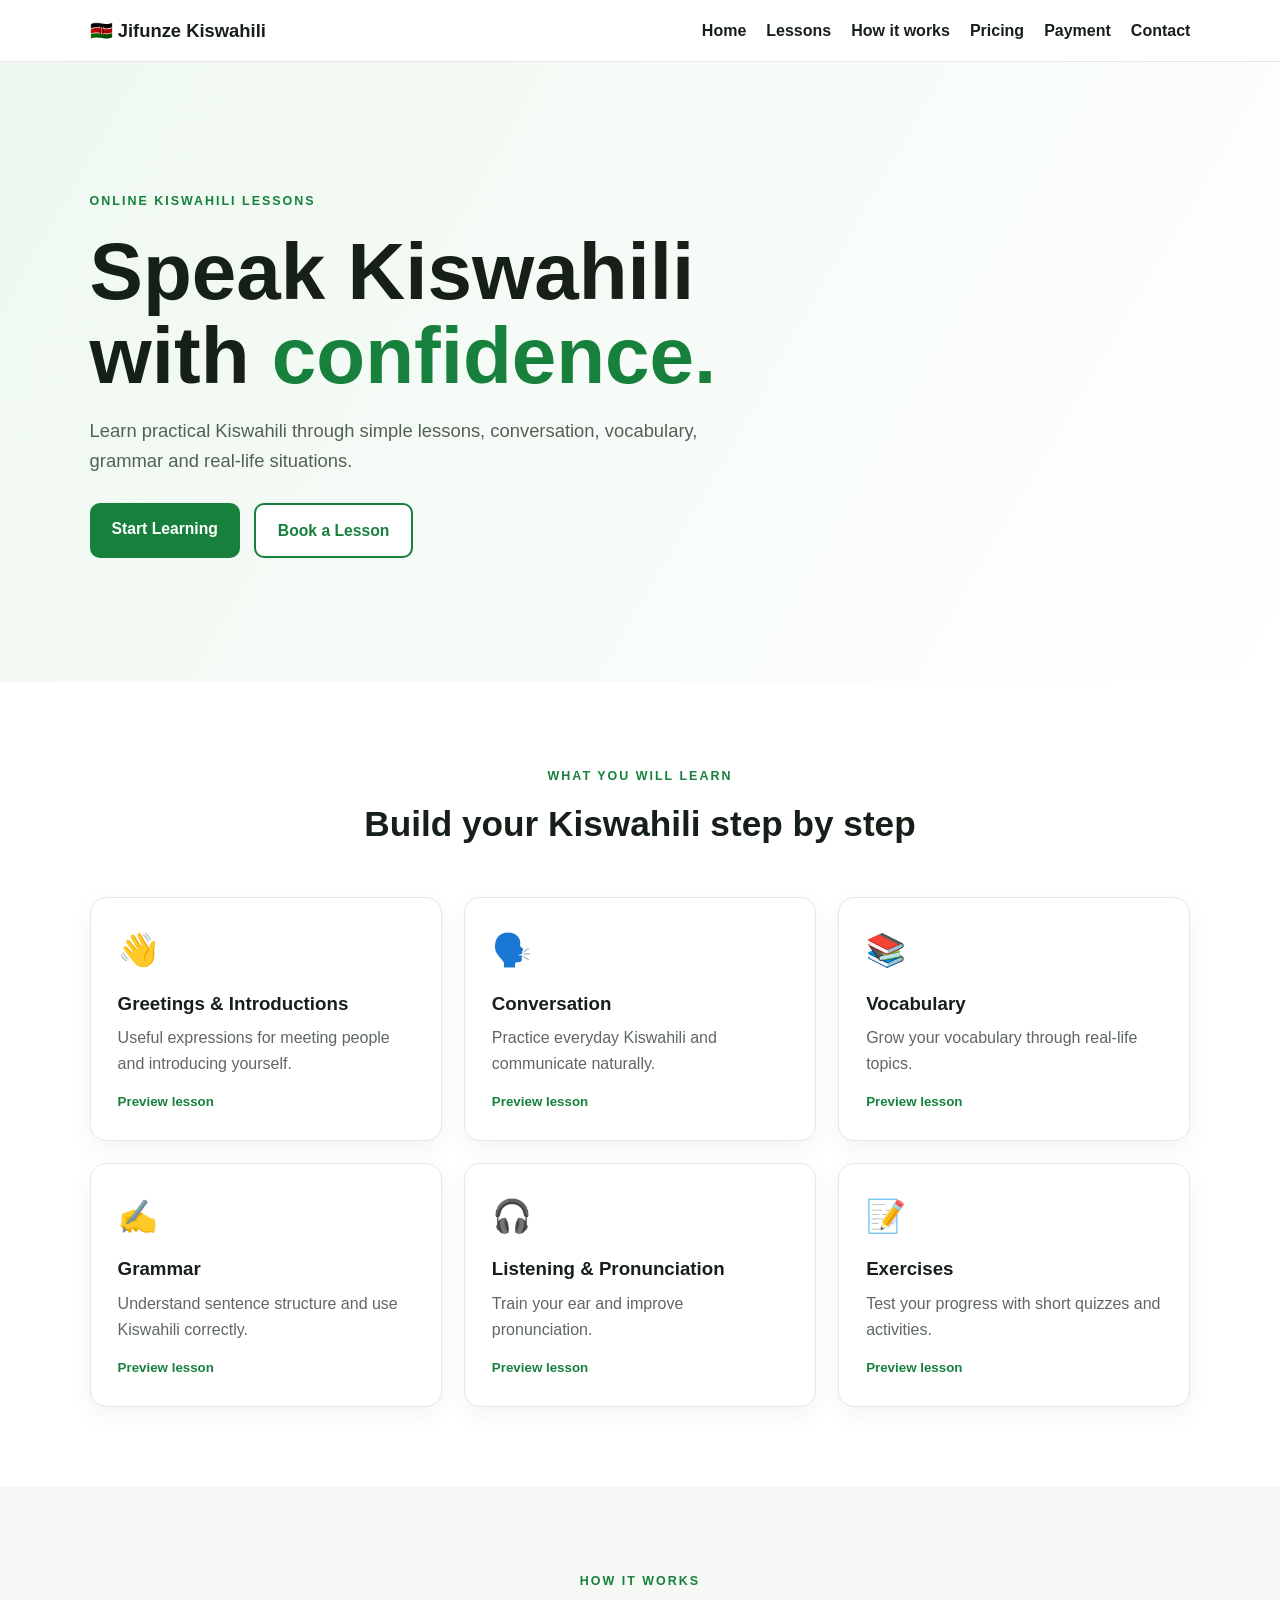
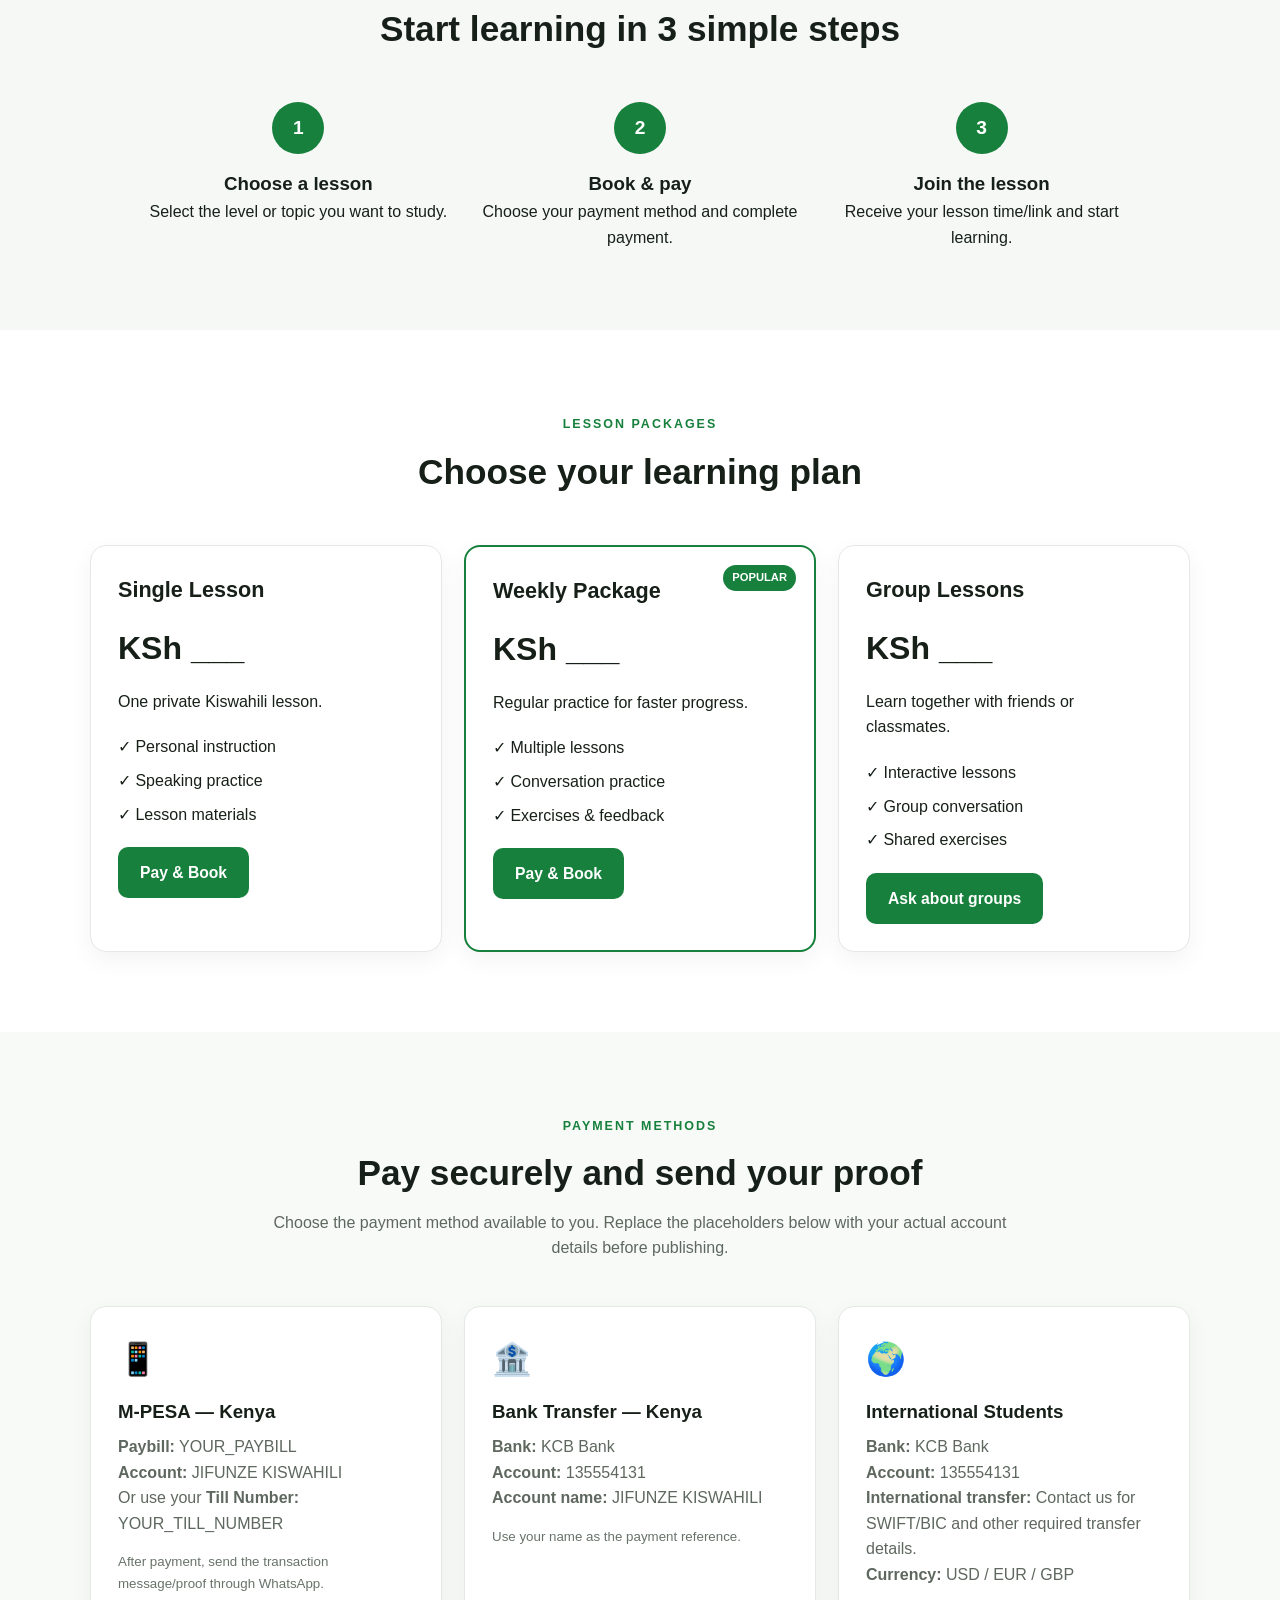
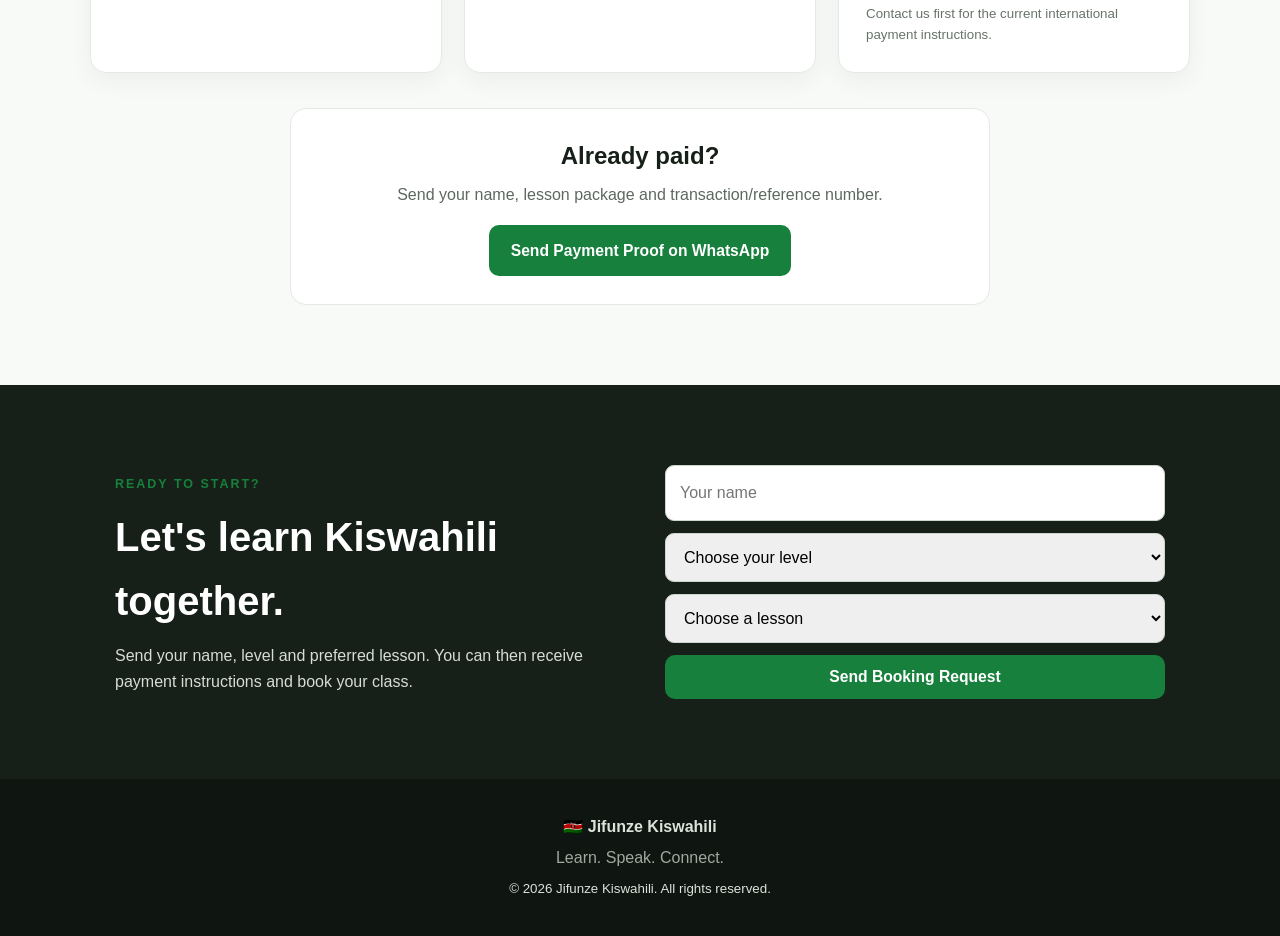
<file: index.html>
<!DOCTYPE html>
<html lang="en">
<head>
<meta charset="UTF-8">
<meta name="viewport" content="width=device-width, initial-scale=1.0">
<title>Jifunze Kiswahili | Learn Kiswahili Online</title>
<link rel="stylesheet" href="style.css">
</head>
<body>
<header class="navbar">
  <a class="logo" href="#home">🇰🇪 Jifunze Kiswahili</a>
  <button class="menu-btn" onclick="toggleMenu()">☰</button>
  <nav id="navLinks">
    <a href="#home">Home</a><a href="#lessons">Lessons</a><a href="#how">How it works</a>
    <a href="#pricing">Pricing</a><a href="#payment">Payment</a><a href="#contact">Contact</a>
  </nav>
</header>

<main>
<section id="home" class="hero">
  <div class="hero-content">
    <span class="badge">ONLINE KISWAHILI LESSONS</span>
    <h1>Speak Kiswahili with <span>confidence.</span></h1>
    <p>Learn practical Kiswahili through simple lessons, conversation, vocabulary, grammar and real-life situations.</p>
    <div class="buttons"><a class="btn primary" href="#lessons">Start Learning</a><a class="btn secondary" href="#contact">Book a Lesson</a></div>
  </div>
</section>

<section id="lessons" class="section">
<div class="section-title"><span>WHAT YOU WILL LEARN</span><h2>Build your Kiswahili step by step</h2></div>
<div class="cards">
<article class="card"><div class="icon">👋</div><h3>Greetings & Introductions</h3><p>Useful expressions for meeting people and introducing yourself.</p><button onclick="showLesson('Greetings & Introductions','Jambo! Habari yako? Mimi naitwa... Learn greetings, names, countries and simple introductions.')">Preview lesson</button></article>
<article class="card"><div class="icon">🗣️</div><h3>Conversation</h3><p>Practice everyday Kiswahili and communicate naturally.</p><button onclick="showLesson('Everyday Conversation','Practice questions, answers, shopping, directions, family and daily activities.')">Preview lesson</button></article>
<article class="card"><div class="icon">📚</div><h3>Vocabulary</h3><p>Grow your vocabulary through real-life topics.</p><button onclick="showLesson('Vocabulary','Learn words for people, food, school, travel, work, time, places and everyday life.')">Preview lesson</button></article>
<article class="card"><div class="icon">✍️</div><h3>Grammar</h3><p>Understand sentence structure and use Kiswahili correctly.</p><button onclick="showLesson('Kiswahili Grammar','Learn noun classes, verbs, pronouns, tenses and sentence construction.')">Preview lesson</button></article>
<article class="card"><div class="icon">🎧</div><h3>Listening & Pronunciation</h3><p>Train your ear and improve pronunciation.</p><button onclick="showLesson('Listening & Pronunciation','Listen, repeat and practice common Kiswahili sounds and expressions.')">Preview lesson</button></article>
<article class="card"><div class="icon">📝</div><h3>Exercises</h3><p>Test your progress with short quizzes and activities.</p><button onclick="showLesson('Practice Exercises','Complete vocabulary, grammar, translation and conversation exercises after each lesson.')">Preview lesson</button></article>
</div>
</section>

<section id="how" class="section alt">
<div class="section-title"><span>HOW IT WORKS</span><h2>Start learning in 3 simple steps</h2></div>
<div class="steps">
<div class="step"><b>1</b><h3>Choose a lesson</h3><p>Select the level or topic you want to study.</p></div>
<div class="step"><b>2</b><h3>Book & pay</h3><p>Choose your payment method and complete payment.</p></div>
<div class="step"><b>3</b><h3>Join the lesson</h3><p>Receive your lesson time/link and start learning.</p></div>
</div>
</section>

<section id="pricing" class="section">
<div class="section-title"><span>LESSON PACKAGES</span><h2>Choose your learning plan</h2></div>
<div class="pricing">
<div class="price-card"><h3>Single Lesson</h3><div class="price">KSh ___</div><p>One private Kiswahili lesson.</p><ul><li>✓ Personal instruction</li><li>✓ Speaking practice</li><li>✓ Lesson materials</li></ul><a class="btn primary" href="#payment">Pay & Book</a></div>
<div class="price-card featured"><div class="popular">POPULAR</div><h3>Weekly Package</h3><div class="price">KSh ___</div><p>Regular practice for faster progress.</p><ul><li>✓ Multiple lessons</li><li>✓ Conversation practice</li><li>✓ Exercises & feedback</li></ul><a class="btn primary" href="#payment">Pay & Book</a></div>
<div class="price-card"><h3>Group Lessons</h3><div class="price">KSh ___</div><p>Learn together with friends or classmates.</p><ul><li>✓ Interactive lessons</li><li>✓ Group conversation</li><li>✓ Shared exercises</li></ul><a class="btn primary" href="#payment">Ask about groups</a></div>
</div>
</section>

<section id="payment" class="section payment">
<div class="section-title"><span>PAYMENT METHODS</span><h2>Pay securely and send your proof</h2><p>Choose the payment method available to you. Replace the placeholders below with your actual account details before publishing.</p></div>
<div class="payment-grid">
<div class="pay-card"><div class="pay-icon">📱</div><h3>M-PESA — Kenya</h3><p><strong>Paybill:</strong> YOUR_PAYBILL</p><p><strong>Account:</strong> JIFUNZE KISWAHILI</p><p>Or use your <strong>Till Number:</strong> YOUR_TILL_NUMBER</p><small>After payment, send the transaction message/proof through WhatsApp.</small></div>
<div class="pay-card"><div class="pay-icon">🏦</div><h3>Bank Transfer — Kenya</h3><p><strong>Bank:</strong> KCB Bank</p><p><strong>Account:</strong> 135554131</p><p><strong>Account name:</strong> JIFUNZE KISWAHILI</p><small>Use your name as the payment reference.</small></div>
<div class="pay-card"><div class="pay-icon">🌍</div><h3>International Students</h3><p><strong>Bank:</strong> KCB Bank</p><p><strong>Account:</strong> 135554131</p><p><strong>International transfer:</strong> Contact us for SWIFT/BIC and other required transfer details.</p><p><strong>Currency:</strong> USD / EUR / GBP</p><small>Contact us first for the current international payment instructions.</small></div>
</div>
<div class="payment-action">
<h3>Already paid?</h3><p>Send your name, lesson package and transaction/reference number.</p>
<a class="btn primary" href="https://wa.me/254XXXXXXXXX?text=Hello%20Jifunze%20Kiswahili%2C%20I%20have%20made%20a%20payment.%20My%20name%20is%20">Send Payment Proof on WhatsApp</a>
</div>
</section>

<section id="contact" class="section contact">
<div class="contact-box">
<div><span>READY TO START?</span><h2>Let's learn Kiswahili together.</h2><p>Send your name, level and preferred lesson. You can then receive payment instructions and book your class.</p></div>
<form onsubmit="sendMessage(event)">
<input id="name" type="text" placeholder="Your name" required>
<select id="level" required><option value="">Choose your level</option><option>Beginner</option><option>Intermediate</option><option>Advanced</option></select>
<select id="lesson" required><option value="">Choose a lesson</option><option>Private lesson</option><option>Conversation</option><option>Grammar</option><option>Group lesson</option></select>
<button class="btn primary" type="submit">Send Booking Request</button>
</form>
</div>
</section>
</main>

<footer><strong>🇰🇪 Jifunze Kiswahili</strong><p>Learn. Speak. Connect.</p><small>© 2026 Jifunze Kiswahili. All rights reserved.</small></footer>

<div id="modal" class="modal" onclick="closeLesson(event)"><div class="modal-box"><button class="close" onclick="hideLesson()">×</button><h2 id="modalTitle"></h2><p id="modalText"></p><a class="btn primary" href="#contact" onclick="hideLesson()">Book this lesson</a></div></div>

<script>
function toggleMenu(){document.getElementById('navLinks').classList.toggle('open')}
function showLesson(t,x){document.getElementById('modalTitle').textContent=t;document.getElementById('modalText').textContent=x;document.getElementById('modal').classList.add('show')}
function hideLesson(){document.getElementById('modal').classList.remove('show')}
function closeLesson(e){if(e.target.id==='modal')hideLesson()}
function sendMessage(e){
 e.preventDefault();
 const n=document.getElementById('name').value,l=document.getElementById('level').value,s=document.getElementById('lesson').value;
 const msg=`Hello, I would like to book a Kiswahili lesson.%0AName: ${encodeURIComponent(n)}%0ALevel: ${encodeURIComponent(l)}%0ALesson: ${encodeURIComponent(s)}`;
 window.open(`https://wa.me/254XXXXXXXXX?text=${msg}`,'_blank');
}
</script>
</body>
</html>
</file>
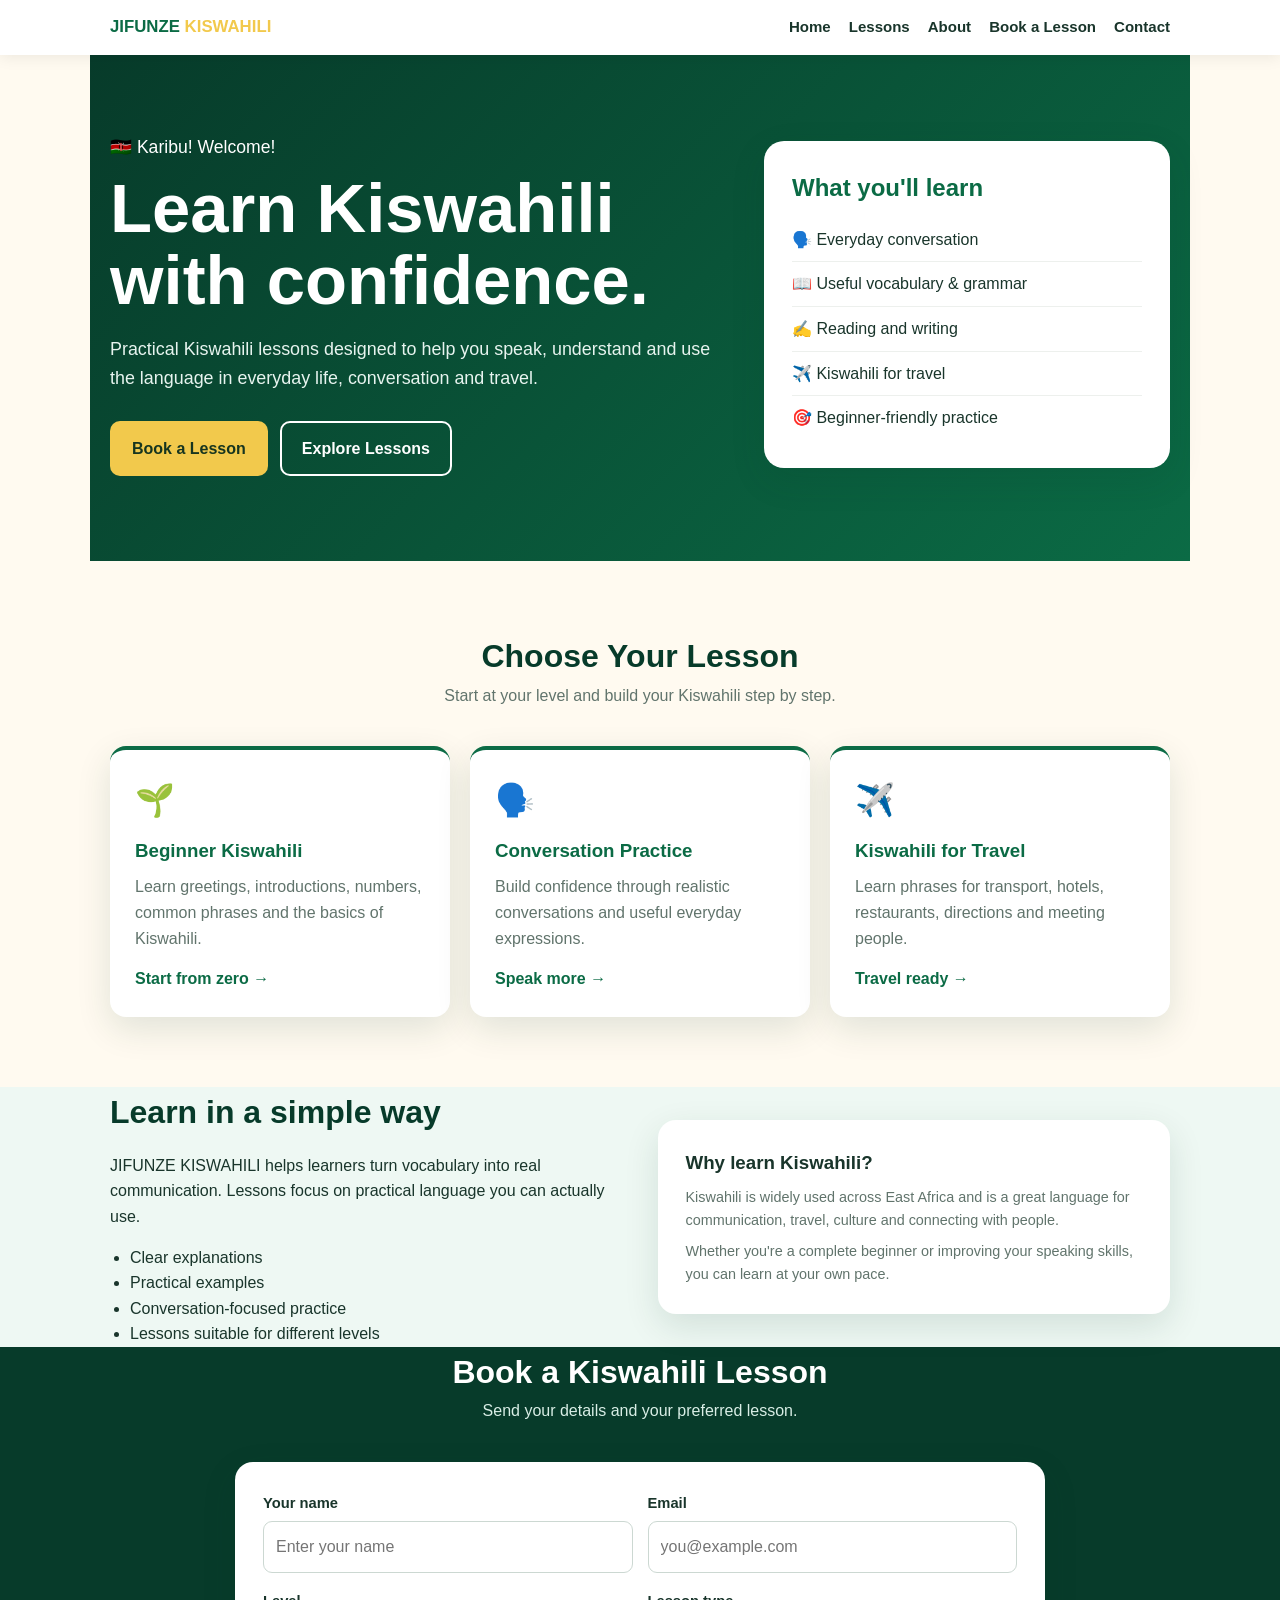
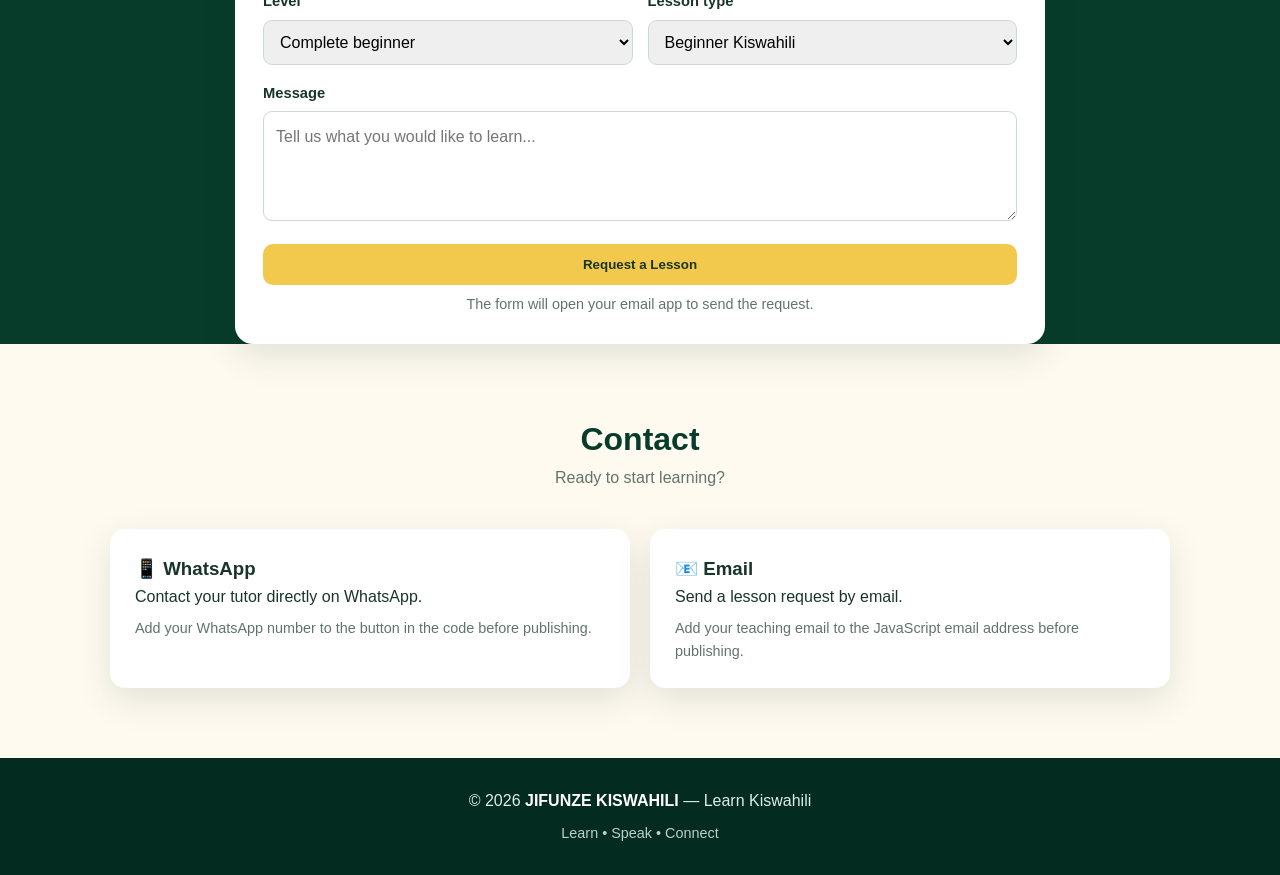
<file: index-3.html>
<!DOCTYPE html>
<html lang="en">
<head>
  <meta charset="UTF-8">
  <meta name="viewport" content="width=device-width, initial-scale=1.0">
  <meta name="description" content="Learn Kiswahili online with practical lessons, conversation practice and travel vocabulary.">
  <title>JIFUNZE KISWAHILI | Learn Kiswahili</title>
  <style>
    :root{
      --green:#0b6b45;
      --dark:#073b2a;
      --gold:#f2c94c;
      --cream:#fffaf0;
      --white:#fff;
      --text:#19352b;
      --muted:#61746c;
      --shadow:0 12px 35px rgba(7,59,42,.12);
    }
    *{box-sizing:border-box;margin:0;padding:0}
    html{scroll-behavior:smooth}
    body{
      font-family:Arial,Helvetica,sans-serif;
      color:var(--text);
      background:var(--cream);
      line-height:1.6;
    }
    a{text-decoration:none;color:inherit}
    header{
      position:sticky;top:0;z-index:10;
      background:rgba(255,255,255,.96);
      box-shadow:0 2px 15px rgba(0,0,0,.08);
    }
    nav{
      max-width:1100px;margin:auto;padding:14px 20px;
      display:flex;align-items:center;justify-content:space-between;gap:20px;
    }
    .logo{font-weight:800;color:var(--green);font-size:1.05rem}
    .logo span{color:var(--gold)}
    .navlinks{display:flex;gap:18px;align-items:center}
    .navlinks a{font-weight:600;font-size:.94rem}
    .navlinks a:hover{color:var(--green)}
    .menu{display:none;font-size:1.5rem;background:none;border:0}
    .hero{
      background:linear-gradient(135deg,var(--dark),var(--green));
      color:white;padding:78px 20px 85px;
    }
    .hero-inner{max-width:1100px;margin:auto;display:grid;grid-template-columns:1.2fr .8fr;gap:45px;align-items:center}
    .flag{font-size:1.1rem;margin-bottom:12px}
    h1{font-size:clamp(2.2rem,6vw,4.3rem);line-height:1.05;margin-bottom:18px}
    .hero p{font-size:1.12rem;max-width:650px;color:#e7f4ef}
    .buttons{display:flex;flex-wrap:wrap;gap:12px;margin-top:28px}
    .btn{
      display:inline-block;padding:13px 20px;border-radius:10px;
      font-weight:800;border:2px solid transparent;
    }
    .btn-primary{background:var(--gold);color:#17351f}
    .btn-secondary{border-color:white;color:white}
    .hero-card{
      background:white;color:var(--text);border-radius:20px;padding:28px;
      box-shadow:var(--shadow)
    }
    .hero-card h2{color:var(--green);margin-bottom:10px}
    .hero-card li{list-style:none;padding:9px 0;border-bottom:1px solid #edf0ed}
    .hero-card li:last-child{border:0}
    section{max-width:1100px;margin:auto;padding:70px 20px}
    .section-title{text-align:center;margin-bottom:38px}
    .section-title h2{font-size:2rem;color:var(--dark)}
    .section-title p{color:var(--muted)}
    .grid{display:grid;grid-template-columns:repeat(3,1fr);gap:20px}
    .card{
      background:white;padding:25px;border-radius:16px;box-shadow:var(--shadow);
      border-top:4px solid var(--green)
    }
    .icon{font-size:2rem;margin-bottom:10px}
    .card h3{margin-bottom:8px;color:var(--green)}
    .card p{color:var(--muted)}
    .lesson{margin-top:15px;font-weight:800;color:var(--green)}
    .about{background:#eef8f3;max-width:none}
    .about-inner{max-width:1100px;margin:auto;display:grid;grid-template-columns:1fr 1fr;gap:35px;align-items:center;padding:0 20px}
    .about-box{background:white;border-radius:18px;padding:28px;box-shadow:var(--shadow)}
    .about ul{margin-top:15px;padding-left:20px}
    .booking{background:var(--dark);max-width:none;color:white}
    .booking-inner{max-width:850px;margin:auto;padding:0 20px}
    form{background:white;color:var(--text);padding:28px;border-radius:18px;box-shadow:var(--shadow)}
    .form-grid{display:grid;grid-template-columns:1fr 1fr;gap:15px}
    label{font-weight:700;font-size:.92rem}
    input,select,textarea{
      width:100%;padding:12px;margin-top:6px;border:1px solid #ccd8d2;
      border-radius:9px;font:inherit
    }
    textarea{min-height:110px;resize:vertical}
    .full{grid-column:1/-1}
    .submit{border:0;cursor:pointer;width:100%;margin-top:15px}
    .contact-grid{display:grid;grid-template-columns:repeat(2,1fr);gap:20px}
    .contact-item{background:white;padding:25px;border-radius:15px;box-shadow:var(--shadow)}
    footer{background:#042b1f;color:#dceee7;text-align:center;padding:30px 20px}
    footer strong{color:white}
    .small{font-size:.9rem;color:var(--muted);margin-top:8px}
    @media(max-width:800px){
      .hero-inner,.about-inner{grid-template-columns:1fr}
      .grid{grid-template-columns:1fr}
      .navlinks{display:none;position:absolute;top:62px;left:0;right:0;background:white;padding:18px 20px;flex-direction:column;align-items:flex-start}
      .navlinks.open{display:flex}
      .menu{display:block}
      .form-grid,.contact-grid{grid-template-columns:1fr}
      .full{grid-column:auto}
      section{padding:55px 20px}
    }
  </style>
</head>
<body>

<header>
  <nav>
    <a class="logo" href="#home">JIFUNZE <span>KISWAHILI</span></a>
    <button class="menu" aria-label="Open menu" onclick="toggleMenu()">☰</button>
    <div class="navlinks" id="navlinks">
      <a href="#home">Home</a>
      <a href="#lessons">Lessons</a>
      <a href="#about">About</a>
      <a href="#book">Book a Lesson</a>
      <a href="#contact">Contact</a>
    </div>
  </nav>
</header>

<main>
  <section class="hero" id="home">
    <div class="hero-inner">
      <div>
        <div class="flag">🇰🇪 Karibu! Welcome!</div>
        <h1>Learn Kiswahili with confidence.</h1>
        <p>Practical Kiswahili lessons designed to help you speak, understand and use the language in everyday life, conversation and travel.</p>
        <div class="buttons">
          <a class="btn btn-primary" href="#book">Book a Lesson</a>
          <a class="btn btn-secondary" href="#lessons">Explore Lessons</a>
        </div>
      </div>
      <div class="hero-card">
        <h2>What you'll learn</h2>
        <ul>
          <li>🗣️ Everyday conversation</li>
          <li>📖 Useful vocabulary & grammar</li>
          <li>✍️ Reading and writing</li>
          <li>✈️ Kiswahili for travel</li>
          <li>🎯 Beginner-friendly practice</li>
        </ul>
      </div>
    </div>
  </section>

  <section id="lessons">
    <div class="section-title">
      <h2>Choose Your Lesson</h2>
      <p>Start at your level and build your Kiswahili step by step.</p>
    </div>
    <div class="grid">
      <article class="card">
        <div class="icon">🌱</div>
        <h3>Beginner Kiswahili</h3>
        <p>Learn greetings, introductions, numbers, common phrases and the basics of Kiswahili.</p>
        <div class="lesson">Start from zero →</div>
      </article>
      <article class="card">
        <div class="icon">🗣️</div>
        <h3>Conversation Practice</h3>
        <p>Build confidence through realistic conversations and useful everyday expressions.</p>
        <div class="lesson">Speak more →</div>
      </article>
      <article class="card">
        <div class="icon">✈️</div>
        <h3>Kiswahili for Travel</h3>
        <p>Learn phrases for transport, hotels, restaurants, directions and meeting people.</p>
        <div class="lesson">Travel ready →</div>
      </article>
    </div>
  </section>

  <div class="about" id="about">
    <section class="about-inner">
      <div>
        <div class="section-title" style="text-align:left;margin-bottom:15px">
          <h2>Learn in a simple way</h2>
        </div>
        <p>JIFUNZE KISWAHILI helps learners turn vocabulary into real communication. Lessons focus on practical language you can actually use.</p>
        <ul>
          <li>Clear explanations</li>
          <li>Practical examples</li>
          <li>Conversation-focused practice</li>
          <li>Lessons suitable for different levels</li>
        </ul>
      </div>
      <div class="about-box">
        <h3>Why learn Kiswahili?</h3>
        <p class="small">Kiswahili is widely used across East Africa and is a great language for communication, travel, culture and connecting with people.</p>
        <p class="small">Whether you're a complete beginner or improving your speaking skills, you can learn at your own pace.</p>
      </div>
    </section>
  </div>

  <div class="booking" id="book">
    <section class="booking-inner">
      <div class="section-title">
        <h2 style="color:white">Book a Kiswahili Lesson</h2>
        <p style="color:#d9eee6">Send your details and your preferred lesson.</p>
      </div>
      <form onsubmit="bookLesson(event)">
        <div class="form-grid">
          <div>
            <label for="name">Your name</label>
            <input id="name" required placeholder="Enter your name">
          </div>
          <div>
            <label for="email">Email</label>
            <input id="email" type="email" required placeholder="you@example.com">
          </div>
          <div>
            <label for="level">Level</label>
            <select id="level">
              <option>Complete beginner</option>
              <option>Beginner</option>
              <option>Intermediate</option>
              <option>Advanced</option>
            </select>
          </div>
          <div>
            <label for="lessonType">Lesson type</label>
            <select id="lessonType">
              <option>Beginner Kiswahili</option>
              <option>Conversation Practice</option>
              <option>Kiswahili for Travel</option>
            </select>
          </div>
          <div class="full">
            <label for="message">Message</label>
            <textarea id="message" placeholder="Tell us what you would like to learn..."></textarea>
          </div>
        </div>
        <button class="btn btn-primary submit" type="submit">Request a Lesson</button>
        <p class="small" style="text-align:center">The form will open your email app to send the request.</p>
      </form>
    </section>
  </div>

  <section id="contact">
    <div class="section-title">
      <h2>Contact</h2>
      <p>Ready to start learning?</p>
    </div>
    <div class="contact-grid">
      <div class="contact-item">
        <h3>📱 WhatsApp</h3>
        <p>Contact your tutor directly on WhatsApp.</p>
        <p class="small">Add your WhatsApp number to the button in the code before publishing.</p>
      </div>
      <div class="contact-item">
        <h3>📧 Email</h3>
        <p>Send a lesson request by email.</p>
        <p class="small">Add your teaching email to the JavaScript email address before publishing.</p>
      </div>
    </div>
  </section>
</main>

<footer>
  <p>© 2026 <strong>JIFUNZE KISWAHILI</strong> — Learn Kiswahili</p>
  <p class="small" style="color:#b8d2c8">Learn • Speak • Connect</p>
</footer>

<script>
  function toggleMenu(){
    document.getElementById("navlinks").classList.toggle("open");
  }

  function bookLesson(event){
    event.preventDefault();

    /*
      IMPORTANT:
      Replace the placeholder email below with the email address
      you want to receive lesson requests.
    */
    const tutorEmail = "YOUR-EMAIL@example.com";

    const name = document.getElementById("name").value;
    const email = document.getElementById("email").value;
    const level = document.getElementById("level").value;
    const lesson = document.getElementById("lessonType").value;
    const message = document.getElementById("message").value;

    const subject = encodeURIComponent("Kiswahili Lesson Request - " + name);
    const body = encodeURIComponent(
      "Name: " + name + "\n" +
      "Email: " + email + "\n" +
      "Level: " + level + "\n" +
      "Lesson: " + lesson + "\n\n" +
      "Message:\n" + message
    );

    window.location.href = "mailto:" + tutorEmail + "?subject=" + subject + "&body=" + body;
  }
</script>

</body>
</html>
</file>
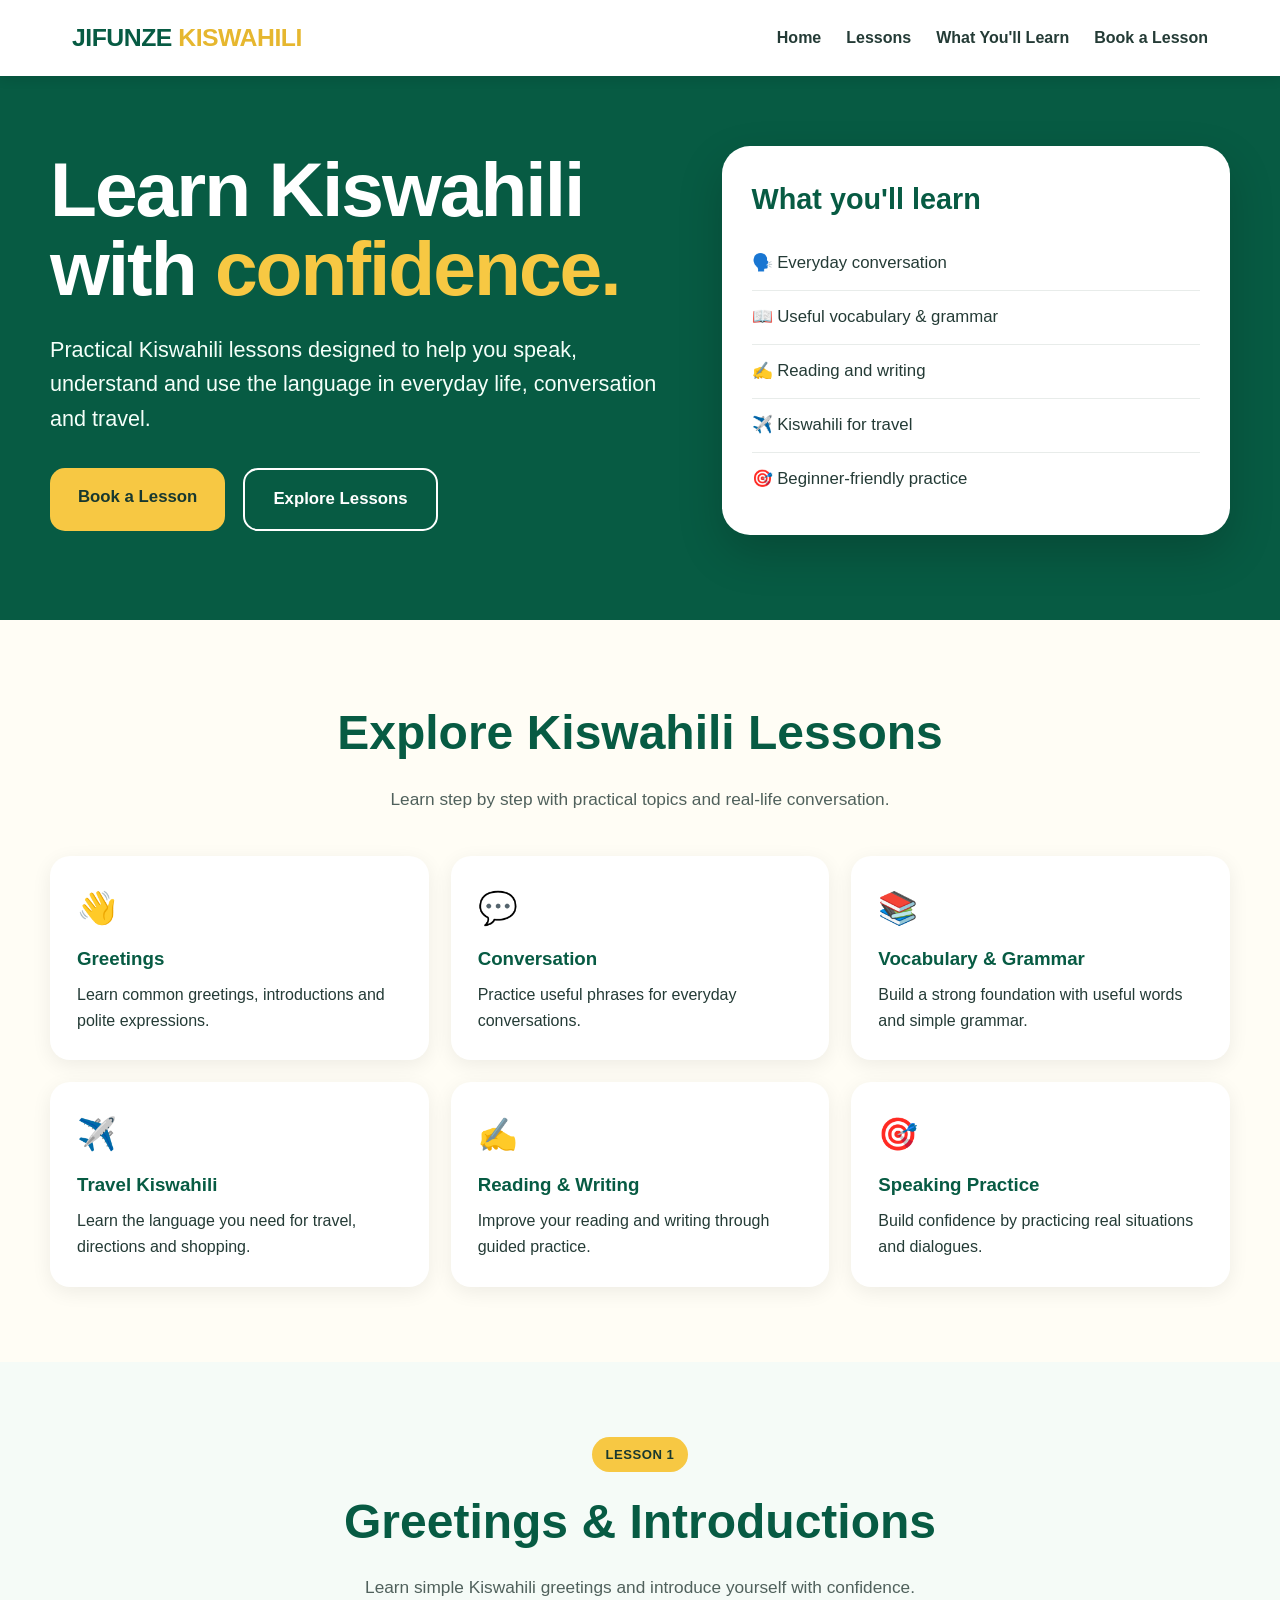
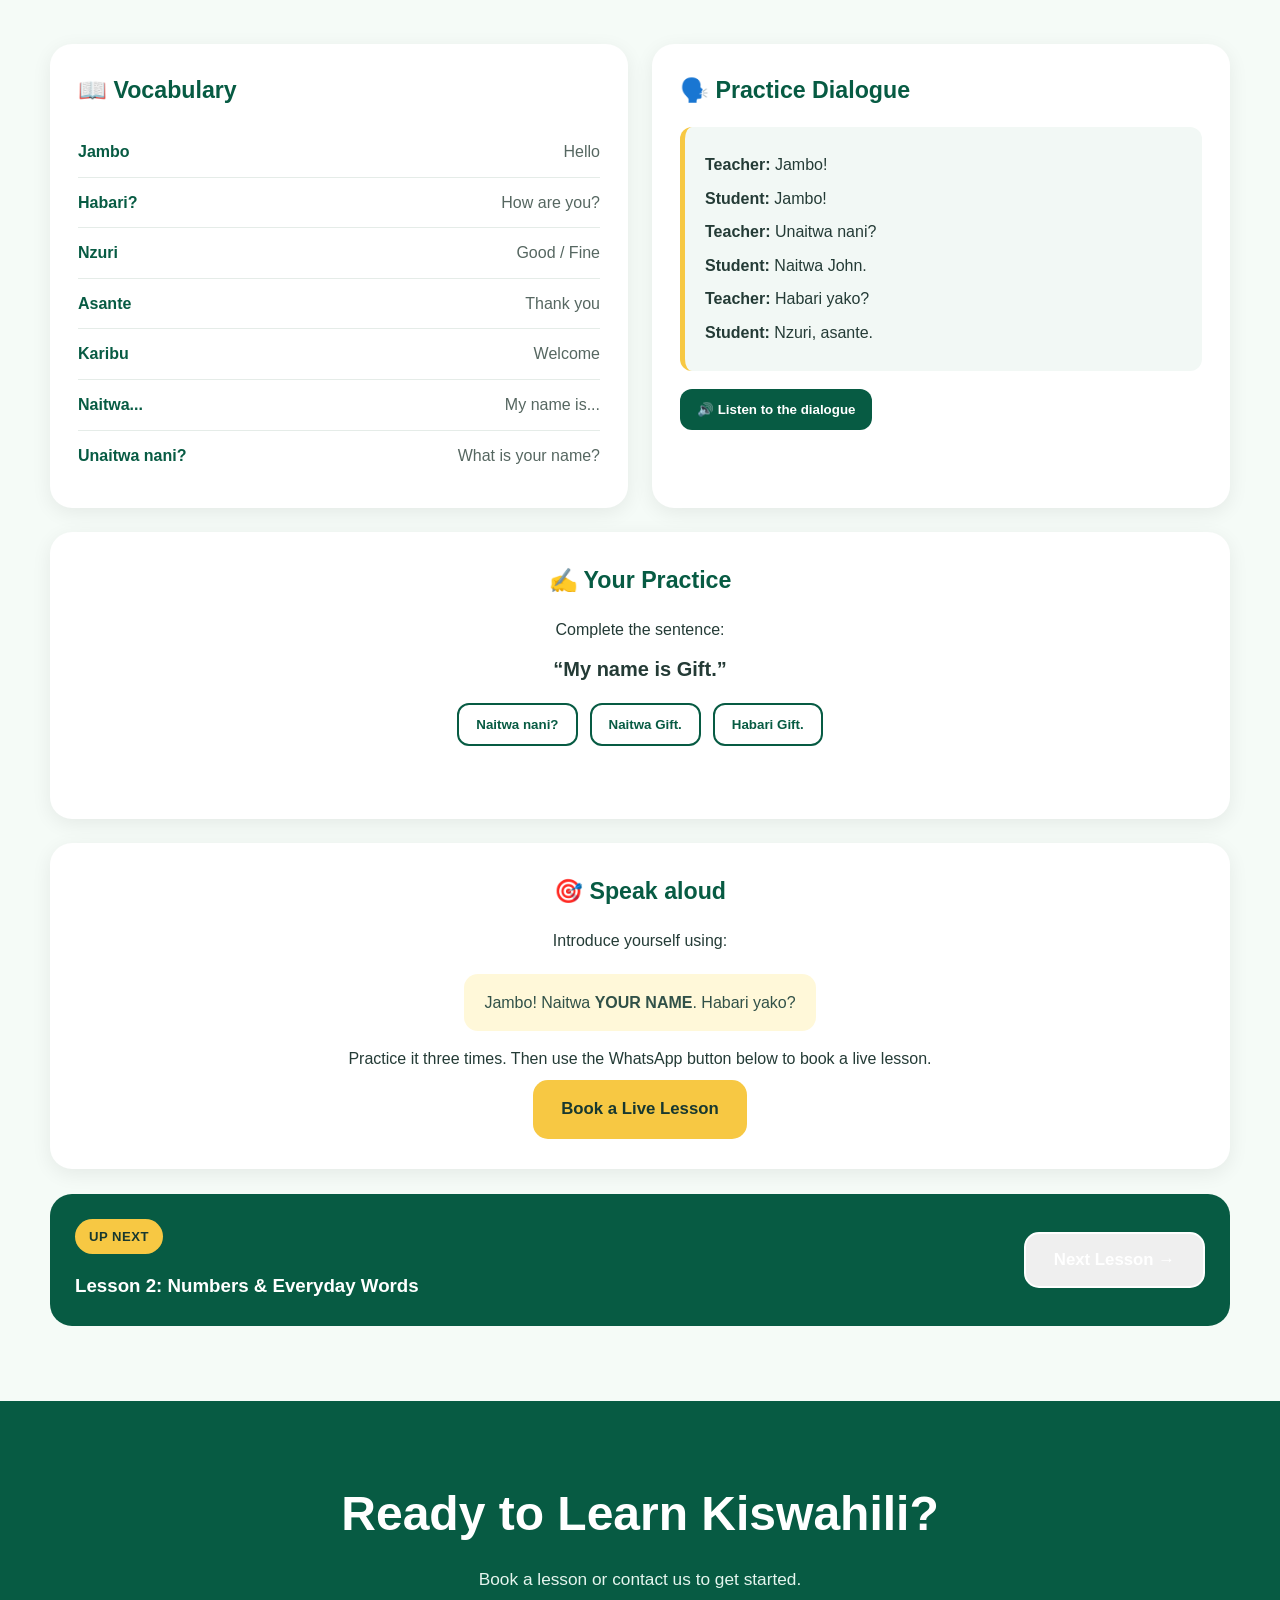
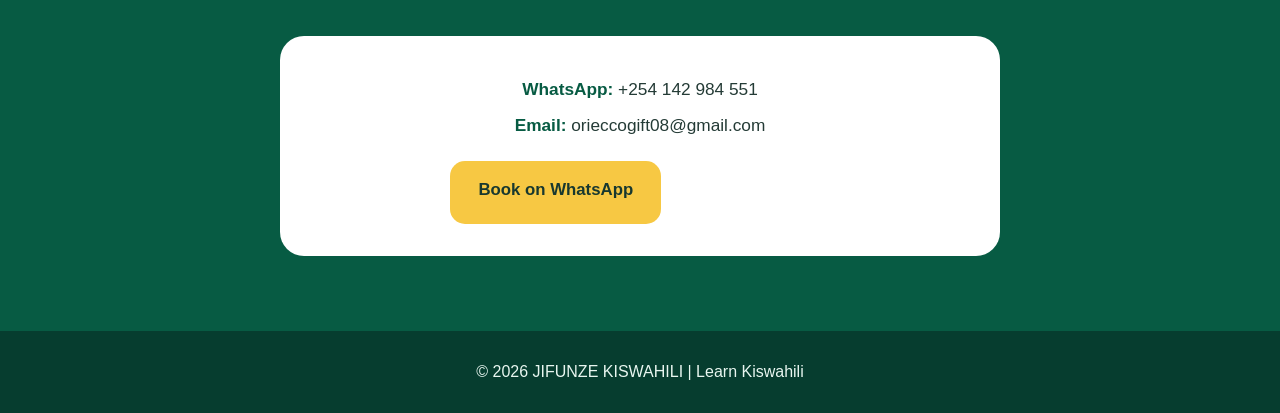
<file: index-5.html>
<!DOCTYPE html>
<html lang="en">
<head>
  <meta charset="UTF-8">
  <meta name="viewport" content="width=device-width, initial-scale=1.0">
  <meta name="description" content="JIFUNZE KISWAHILI - Practical Kiswahili lessons for speaking, understanding and everyday communication.">
  <title>JIFUNZE KISWAHILI | Learn Kiswahili</title>

  <style>
    * { box-sizing: border-box; margin: 0; padding: 0; }

    :root {
      --green: #075b43;
      --green-dark: #064936;
      --yellow: #f7c843;
      --cream: #fffdf5;
      --text: #243b36;
      --white: #ffffff;
    }

    html { scroll-behavior: smooth; }

    body {
      font-family: Arial, Helvetica, sans-serif;
      color: var(--text);
      background: var(--green);
      line-height: 1.6;
    }

    header {
      position: sticky;
      top: 0;
      z-index: 1000;
      background: var(--white);
      box-shadow: 0 2px 12px rgba(0,0,0,.12);
    }

    .nav {
      max-width: 1180px;
      margin: auto;
      min-height: 76px;
      padding: 12px 22px;
      display: flex;
      align-items: center;
      justify-content: space-between;
      gap: 20px;
    }

    .logo {
      text-decoration: none;
      font-size: clamp(1.15rem, 3vw, 1.55rem);
      font-weight: 900;
      letter-spacing: -.5px;
      white-space: nowrap;
    }

    .logo .green { color: var(--green); }
    .logo .yellow { color: #e6b72f; }

    .nav-links {
      display: flex;
      align-items: center;
      gap: 25px;
    }

    .nav-links a {
      color: var(--text);
      text-decoration: none;
      font-weight: 700;
    }

    .nav-links a:hover { color: var(--green); }

    .menu-btn {
      display: none;
      border: 0;
      background: transparent;
      font-size: 2rem;
      cursor: pointer;
      color: var(--text);
    }

    .hero {
      background: var(--green);
      color: var(--white);
      padding: 70px 22px 85px;
    }

    .hero-inner {
      max-width: 1180px;
      margin: auto;
      display: grid;
      grid-template-columns: 1.1fr .9fr;
      gap: 50px;
      align-items: center;
    }

    .hero h1 {
      color: var(--white);
      font-size: clamp(2.6rem, 6vw, 5.2rem);
      line-height: 1.03;
      letter-spacing: -2px;
      margin-bottom: 24px;
      max-width: 800px;
    }

    .hero h1 span { color: var(--yellow); }

    .hero p {
      font-size: clamp(1.05rem, 2vw, 1.35rem);
      max-width: 720px;
      margin-bottom: 32px;
      color: #f4fff9;
    }

    .buttons {
      display: flex;
      flex-wrap: wrap;
      gap: 18px;
    }

    .btn {
      display: inline-block;
      text-decoration: none;
      font-weight: 800;
      font-size: 1.05rem;
      padding: 16px 28px;
      border-radius: 15px;
      transition: transform .2s, opacity .2s;
    }

    .btn:hover { transform: translateY(-2px); opacity: .92; }

    .btn-primary {
      background: var(--yellow);
      color: #18382f;
    }

    .btn-outline {
      color: var(--white);
      border: 2px solid var(--white);
    }

    .hero-card {
      background: var(--white);
      color: var(--text);
      border-radius: 28px;
      padding: 30px;
      box-shadow: 0 18px 45px rgba(0,0,0,.18);
    }

    .hero-card h2 {
      color: var(--green);
      margin-bottom: 15px;
      font-size: 1.8rem;
    }

    .hero-card ul {
      list-style: none;
    }

    .hero-card li {
      padding: 13px 0;
      border-bottom: 1px solid #e8ecea;
      font-size: 1.05rem;
    }

    .hero-card li:last-child { border-bottom: 0; }

    section {
      padding: 75px 22px;
      background: var(--cream);
    }

    .section-inner {
      max-width: 1180px;
      margin: auto;
    }

    .section-title {
      text-align: center;
      color: var(--green);
      font-size: clamp(2rem, 4vw, 3rem);
      margin-bottom: 14px;
    }

    .section-subtitle {
      text-align: center;
      max-width: 720px;
      margin: 0 auto 42px;
      color: #50615c;
      font-size: 1.08rem;
    }

    .lessons {
      display: grid;
      grid-template-columns: repeat(3, 1fr);
      gap: 22px;
    }

    .lesson {
      background: var(--white);
      padding: 27px;
      border-radius: 20px;
      box-shadow: 0 5px 20px rgba(0,0,0,.07);
    }

    .lesson .icon { font-size: 2rem; }
    .lesson h3 { color: var(--green); margin: 10px 0 8px; }

    .booking {
      background: var(--green);
      color: var(--white);
    }

    .booking .section-title { color: var(--white); }
    .booking .section-subtitle { color: #e5f5ee; }

    .contact-box {
      max-width: 720px;
      margin: auto;
      background: var(--white);
      color: var(--text);
      padding: 32px;
      border-radius: 24px;
      text-align: center;
    }

    .contact-box p { margin: 8px 0; font-size: 1.08rem; }
    .contact-box strong { color: var(--green); }

    footer {
      background: #063d2f;
      color: #e8f6f0;
      text-align: center;
      padding: 28px 20px;
    }


    .lesson-page { background: #f5fbf7; }

    .lesson-header { text-align: center; margin-bottom: 34px; }

    .lesson-badge {
      display: inline-block;
      background: var(--yellow);
      color: #18382f;
      padding: 7px 14px;
      border-radius: 999px;
      font-weight: 900;
      font-size: .82rem;
      letter-spacing: .5px;
      margin-bottom: 12px;
    }

    .start-lesson {
      margin: 35px auto 0;
      max-width: 680px;
      text-align: center;
      background: var(--green);
      color: white;
      padding: 28px;
      border-radius: 22px;
    }

    .start-lesson h3 { font-size: 1.55rem; margin-bottom: 6px; }
    .start-lesson p { margin-bottom: 18px; color: #e7f7ef; }

    .lesson-grid {
      display: grid;
      grid-template-columns: 1fr 1fr;
      gap: 24px;
    }

    .lesson-panel {
      background: var(--white);
      padding: 28px;
      border-radius: 22px;
      box-shadow: 0 5px 20px rgba(0,0,0,.07);
    }

    .lesson-panel h3, .exercise h3, .student-task h3 {
      color: var(--green);
      font-size: 1.45rem;
      margin-bottom: 18px;
    }

    .vocab-list div {
      display: flex;
      justify-content: space-between;
      gap: 20px;
      padding: 12px 0;
      border-bottom: 1px solid #e5ece8;
    }

    .vocab-list div:last-child { border-bottom: 0; }
    .vocab-list strong { color: var(--green); }
    .vocab-list span { color: #566761; text-align: right; }

    .dialogue {
      background: #f2f8f5;
      border-left: 5px solid var(--yellow);
      padding: 17px 20px;
      border-radius: 12px;
      margin-bottom: 18px;
    }

    .dialogue p { margin: 8px 0; }

    .speak-btn {
      border: 0;
      background: var(--green);
      color: white;
      padding: 13px 17px;
      border-radius: 12px;
      font-weight: 800;
      cursor: pointer;
    }

    .exercise, .student-task {
      margin-top: 24px;
      background: white;
      padding: 30px;
      border-radius: 22px;
      box-shadow: 0 5px 20px rgba(0,0,0,.07);
      text-align: center;
    }

    .question { font-size: 1.25rem; margin: 10px 0 18px; }
    .answers { display: flex; justify-content: center; flex-wrap: wrap; gap: 12px; }

    .answers button {
      border: 2px solid var(--green);
      background: white;
      color: var(--green);
      padding: 12px 17px;
      border-radius: 12px;
      font-weight: 800;
      cursor: pointer;
    }

    .answers button:hover { background: #eef8f3; }
    .answer-result { min-height: 28px; margin-top: 15px; font-weight: 800; }

    .formula {
      display: inline-block;
      background: #fff8d9;
      padding: 16px 20px;
      border-radius: 14px;
      margin: 12px 0 15px;
      color: #315148;
    }

    .student-task p { margin-bottom: 8px; }

    .next-lesson {
      margin-top: 25px;
      background: var(--green);
      color: white;
      border-radius: 22px;
      padding: 25px;
      display: flex;
      align-items: center;
      justify-content: space-between;
      gap: 20px;
    }

    .next-lesson h3 { margin-top: 5px; }
    .green-outline { border-color: white; color: white; }

    @media (max-width: 800px) {
      .nav { min-height: 68px; }
      .menu-btn { display: block; }

      .nav-links {
        display: none;
        position: absolute;
        top: 68px;
        left: 0;
        right: 0;
        background: var(--white);
        padding: 18px 22px 25px;
        flex-direction: column;
        align-items: stretch;
        gap: 0;
        box-shadow: 0 8px 15px rgba(0,0,0,.12);
      }

      .nav-links.show { display: flex; }
      .nav-links a { padding: 12px 0; border-bottom: 1px solid #eee; }

      .hero { padding: 48px 18px 60px; }
      .hero-inner { grid-template-columns: 1fr; gap: 35px; }
      .hero h1 { font-size: clamp(2.45rem, 12vw, 4rem); letter-spacing: -1.2px; }

      .buttons { flex-direction: column; }
      .btn { text-align: center; width: 100%; }

      section { padding: 55px 18px; }
      .lessons { grid-template-columns: 1fr; }
      .lesson-grid { grid-template-columns: 1fr; }
      .next-lesson { flex-direction: column; align-items: stretch; text-align: center; }
      .vocab-list div { align-items: flex-start; }
      .answers { flex-direction: column; }
      .answers button { width: 100%; }
    }
  </style>
</head>

<body>
  <header>
    <nav class="nav">
      <a class="logo" href="#home" aria-label="Jifunze Kiswahili home">
        <span class="green">JIFUNZE</span> <span class="yellow">KISWAHILI</span>
      </a>

      <button class="menu-btn" id="menuBtn" aria-label="Open menu" aria-expanded="false">☰</button>

      <div class="nav-links" id="navLinks">
        <a href="#home">Home</a>
        <a href="#lessons">Lessons</a>
        <a href="#learn">What You'll Learn</a>
        <a href="#book">Book a Lesson</a>
      </div>
    </nav>
  </header>

  <main>
    <section class="hero" id="home">
      <div class="hero-inner">
        <div>
          <!-- Fixed: the hero heading is now fully white/yellow and never hidden behind the header -->
          <h1>Learn Kiswahili with <span>confidence.</span></h1>
          <p>
            Practical Kiswahili lessons designed to help you speak,
            understand and use the language in everyday life, conversation and travel.
          </p>

          <div class="buttons">
            <a class="btn btn-primary" href="#book">Book a Lesson</a>
            <a class="btn btn-outline" href="#lessons">Explore Lessons</a>
          </div>
        </div>

        <div class="hero-card" id="learn">
          <h2>What you'll learn</h2>
          <ul>
            <li>🗣️ Everyday conversation</li>
            <li>📖 Useful vocabulary &amp; grammar</li>
            <li>✍️ Reading and writing</li>
            <li>✈️ Kiswahili for travel</li>
            <li>🎯 Beginner-friendly practice</li>
          </ul>
        </div>
      </div>
    </section>

    <section id="lessons">
      <div class="section-inner">
        <h2 class="section-title">Explore Kiswahili Lessons</h2>
        <p class="section-subtitle">
          Learn step by step with practical topics and real-life conversation.
        </p>

        <div class="lessons">
          <article class="lesson">
            <div class="icon">👋</div>
            <h3>Greetings</h3>
            <p>Learn common greetings, introductions and polite expressions.</p>
          </article>

          <article class="lesson">
            <div class="icon">💬</div>
            <h3>Conversation</h3>
            <p>Practice useful phrases for everyday conversations.</p>
          </article>

          <article class="lesson">
            <div class="icon">📚</div>
            <h3>Vocabulary & Grammar</h3>
            <p>Build a strong foundation with useful words and simple grammar.</p>
          </article>

          <article class="lesson">
            <div class="icon">✈️</div>
            <h3>Travel Kiswahili</h3>
            <p>Learn the language you need for travel, directions and shopping.</p>
          </article>

          <article class="lesson">
            <div class="icon">✍️</div>
            <h3>Reading & Writing</h3>
            <p>Improve your reading and writing through guided practice.</p>
          </article>

          <article class="lesson">
            <div class="icon">🎯</div>
            <h3>Speaking Practice</h3>
            <p>Build confidence by practicing real situations and dialogues.</p>
          </article>
        </div>
      </div>
    </section>


    <section class="lesson-page" id="lesson1">
      <div class="section-inner">
        <div class="lesson-header">
          <span class="lesson-badge">LESSON 1</span>
          <h2 class="section-title">Greetings &amp; Introductions</h2>
          <p class="section-subtitle">
            Learn simple Kiswahili greetings and introduce yourself with confidence.
          </p>
        </div>

        <div class="lesson-grid">
          <article class="lesson-panel">
            <h3>📖 Vocabulary</h3>
            <div class="vocab-list">
              <div><strong>Jambo</strong><span>Hello</span></div>
              <div><strong>Habari?</strong><span>How are you?</span></div>
              <div><strong>Nzuri</strong><span>Good / Fine</span></div>
              <div><strong>Asante</strong><span>Thank you</span></div>
              <div><strong>Karibu</strong><span>Welcome</span></div>
              <div><strong>Naitwa...</strong><span>My name is...</span></div>
              <div><strong>Unaitwa nani?</strong><span>What is your name?</span></div>
            </div>
          </article>

          <article class="lesson-panel">
            <h3>🗣️ Practice Dialogue</h3>
            <div class="dialogue">
              <p><b>Teacher:</b> Jambo!</p>
              <p><b>Student:</b> Jambo!</p>
              <p><b>Teacher:</b> Unaitwa nani?</p>
              <p><b>Student:</b> Naitwa John.</p>
              <p><b>Teacher:</b> Habari yako?</p>
              <p><b>Student:</b> Nzuri, asante.</p>
            </div>
            <button class="speak-btn" onclick="speakLesson()">🔊 Listen to the dialogue</button>
          </article>
        </div>

        <div class="exercise">
          <h3>✍️ Your Practice</h3>
          <p>Complete the sentence:</p>
          <p class="question"><strong>“My name is Gift.”</strong></p>
          <div class="answers">
            <button onclick="checkAnswer(this, false)">Naitwa nani?</button>
            <button onclick="checkAnswer(this, true)">Naitwa Gift.</button>
            <button onclick="checkAnswer(this, false)">Habari Gift.</button>
          </div>
          <p id="answerResult" class="answer-result" aria-live="polite"></p>
        </div>

        <div class="student-task">
          <h3>🎯 Speak aloud</h3>
          <p>Introduce yourself using:</p>
          <div class="formula">Jambo! Naitwa <strong>YOUR NAME</strong>. Habari yako?</div>
          <p>Practice it three times. Then use the WhatsApp button below to book a live lesson.</p>
          <a class="btn btn-primary" href="#book">Book a Live Lesson</a>
        </div>

        <div class="next-lesson">
          <div>
            <span class="lesson-badge">UP NEXT</span>
            <h3>Lesson 2: Numbers &amp; Everyday Words</h3>
          </div>
          <button class="btn btn-outline green-outline" onclick="alert('Lesson 2 is coming soon!')">Next Lesson →</button>
        </div>
      </div>
    </section>

    <section class="booking" id="book">
      <div class="section-inner">
        <h2 class="section-title">Ready to Learn Kiswahili?</h2>
        <p class="section-subtitle">
          Book a lesson or contact us to get started.
        </p>

        <div class="contact-box">
          <p><strong>WhatsApp:</strong> +254 142 984 551</p>
          <p><strong>Email:</strong> orieccogift08@gmail.com</p>

          <div class="buttons" style="justify-content:center; margin-top:22px;">
            <a class="btn btn-primary"
               href="https://wa.me/254142984551?text=Hello%20Jifunze%20Kiswahili%2C%20I%20would%20like%20to%20book%20a%20lesson."
               target="_blank" rel="noopener">
              Book on WhatsApp
            </a>
            <a class="btn btn-outline"
               href="mailto:orieccogift08@gmail.com">
              Send Email
            </a>
          </div>
        </div>
      </div>
    </section>
  </main>

  <footer>
    <p>© 2026 JIFUNZE KISWAHILI | Learn Kiswahili</p>
  </footer>

  <script>
    const menuBtn = document.getElementById("menuBtn");
    const navLinks = document.getElementById("navLinks");

    menuBtn.addEventListener("click", () => {
      const open = navLinks.classList.toggle("show");
      menuBtn.setAttribute("aria-expanded", open);
      menuBtn.textContent = open ? "✕" : "☰";
    });


    function checkAnswer(button, correct) {
      const result = document.getElementById("answerResult");
      if (correct) {
        result.textContent = "✅ Correct! Naitwa Gift means “My name is Gift.”";
        result.style.color = "#075b43";
      } else {
        result.textContent = "❌ Try again. Look for the phrase that means “My name is...”";
        result.style.color = "#b33a3a";
      }
    }

    function speakLesson() {
      if (!("speechSynthesis" in window)) {
        alert("Audio is not supported on this browser.");
        return;
      }
      const text = "Jambo! Jambo! Unaitwa nani? Naitwa John. Habari yako? Nzuri, asante.";
      const utterance = new SpeechSynthesisUtterance(text);
      utterance.lang = "sw-KE";
      utterance.rate = 0.82;
      window.speechSynthesis.cancel();
      window.speechSynthesis.speak(utterance);
    }

    document.querySelectorAll(".nav-links a").forEach(link => {
      link.addEventListener("click", () => {
        navLinks.classList.remove("show");
        menuBtn.setAttribute("aria-expanded", "false");
        menuBtn.textContent = "☰";
      });
    });
  </script>
</body>
</html>
</file>
<file: style.css>
*{box-sizing:border-box;margin:0;padding:0}html{scroll-behavior:smooth}body{font-family:Arial,Helvetica,sans-serif;line-height:1.6;color:#172018;background:#fff}.navbar{position:sticky;top:0;z-index:20;display:flex;align-items:center;justify-content:space-between;padding:16px 7%;background:#fff;border-bottom:1px solid #e7e7e7}.logo{font-weight:800;font-size:1.15rem;text-decoration:none;color:#172018}nav{display:flex;gap:20px}nav a{color:#172018;text-decoration:none;font-weight:600}nav a:hover{color:#16803c}.menu-btn{display:none;border:0;background:none;font-size:1.6rem}.hero{min-height:620px;display:flex;align-items:center;padding:80px 7%;background:linear-gradient(120deg,#eef8f0,#fff)}.hero-content{max-width:720px}.badge,.section-title span,.contact span{font-weight:800;letter-spacing:2px;font-size:.78rem;color:#16803c}h1{font-size:clamp(2.6rem,7vw,5rem);line-height:1.05;margin:18px 0}h1 span{color:#16803c}.hero p{font-size:1.15rem;max-width:620px;color:#536057}.buttons{display:flex;gap:14px;margin-top:28px;flex-wrap:wrap}.btn{display:inline-block;border-radius:10px;padding:13px 22px;text-decoration:none;font-weight:800;border:0;cursor:pointer;font-size:.98rem}.primary{background:#16803c;color:#fff}.secondary{background:#fff;color:#16803c;border:2px solid #16803c}.section{padding:80px 7%}.alt{background:#f5f8f5}.section-title{text-align:center;max-width:760px;margin:0 auto 45px}.section-title h2{font-size:2.2rem;margin:8px 0}.section-title p{color:#5e685f}.cards{display:grid;grid-template-columns:repeat(3,1fr);gap:22px}.card,.price-card,.pay-card{background:#fff;border:1px solid #e5e9e5;border-radius:16px;padding:27px;box-shadow:0 8px 25px rgba(0,0,0,.05)}.card .icon,.pay-icon{font-size:2rem}.card h3,.pay-card h3{margin:12px 0 7px}.card p,.pay-card p{color:#5e685f}.card button{margin-top:17px;background:none;border:0;color:#16803c;font-weight:800;cursor:pointer}.steps{display:grid;grid-template-columns:repeat(3,1fr);gap:25px;max-width:1000px;margin:auto;text-align:center}.step b{display:grid;place-items:center;width:52px;height:52px;border-radius:50%;background:#16803c;color:white;margin:0 auto 15px;font-size:1.2rem}.pricing,.payment-grid{display:grid;grid-template-columns:repeat(3,1fr);gap:22px;max-width:1100px;margin:auto}.price-card{position:relative}.price-card h3{font-size:1.35rem}.price{font-size:2rem;font-weight:800;margin:15px 0}.price-card ul{list-style:none;margin:20px 0}.price-card li{margin:8px 0}.featured{border:2px solid #16803c}.popular{position:absolute;right:18px;top:18px;background:#16803c;color:#fff;padding:4px 9px;border-radius:20px;font-size:.7rem;font-weight:800}.payment{background:#f7faf7}.pay-card small{display:block;margin-top:15px;color:#68736a}.payment-action{max-width:700px;text-align:center;margin:35px auto 0;padding:28px;background:#fff;border-radius:16px;border:1px solid #e5e9e5}.payment-action h3{font-size:1.5rem}.payment-action p{margin:6px 0 18px;color:#5e685f}.contact{background:#172018;color:white}.contact-box{max-width:1050px;margin:auto;display:grid;grid-template-columns:1fr 1fr;gap:50px;align-items:center}.contact h2{font-size:2.5rem;margin:10px 0}.contact p{color:#d5ddd6}form{display:grid;gap:12px}input,select{width:100%;padding:14px;border-radius:9px;border:1px solid #ccd5ce;font:inherit}footer{text-align:center;padding:35px 7%;background:#0f1510;color:#dbe3dc}footer p{margin:5px 0;color:#9eaaa0}.modal{position:fixed;inset:0;background:rgba(0,0,0,.65);display:none;place-items:center;padding:20px;z-index:50}.modal.show{display:grid}.modal-box{background:white;max-width:520px;border-radius:16px;padding:35px;position:relative}.modal-box h2{margin-bottom:10px}.modal-box p{margin-bottom:22px;color:#566158}.close{position:absolute;right:15px;top:10px;border:0;background:none;font-size:2rem;cursor:pointer}@media(max-width:800px){nav{display:none;position:absolute;top:66px;left:0;right:0;background:#fff;flex-direction:column;padding:20px 7%;border-bottom:1px solid #ddd}nav.open{display:flex}.menu-btn{display:block}.cards,.pricing,.payment-grid,.steps,.contact-box{grid-template-columns:1fr}.hero{min-height:540px}.section{padding:60px 6%}.contact h2{font-size:2rem}}
</file>
